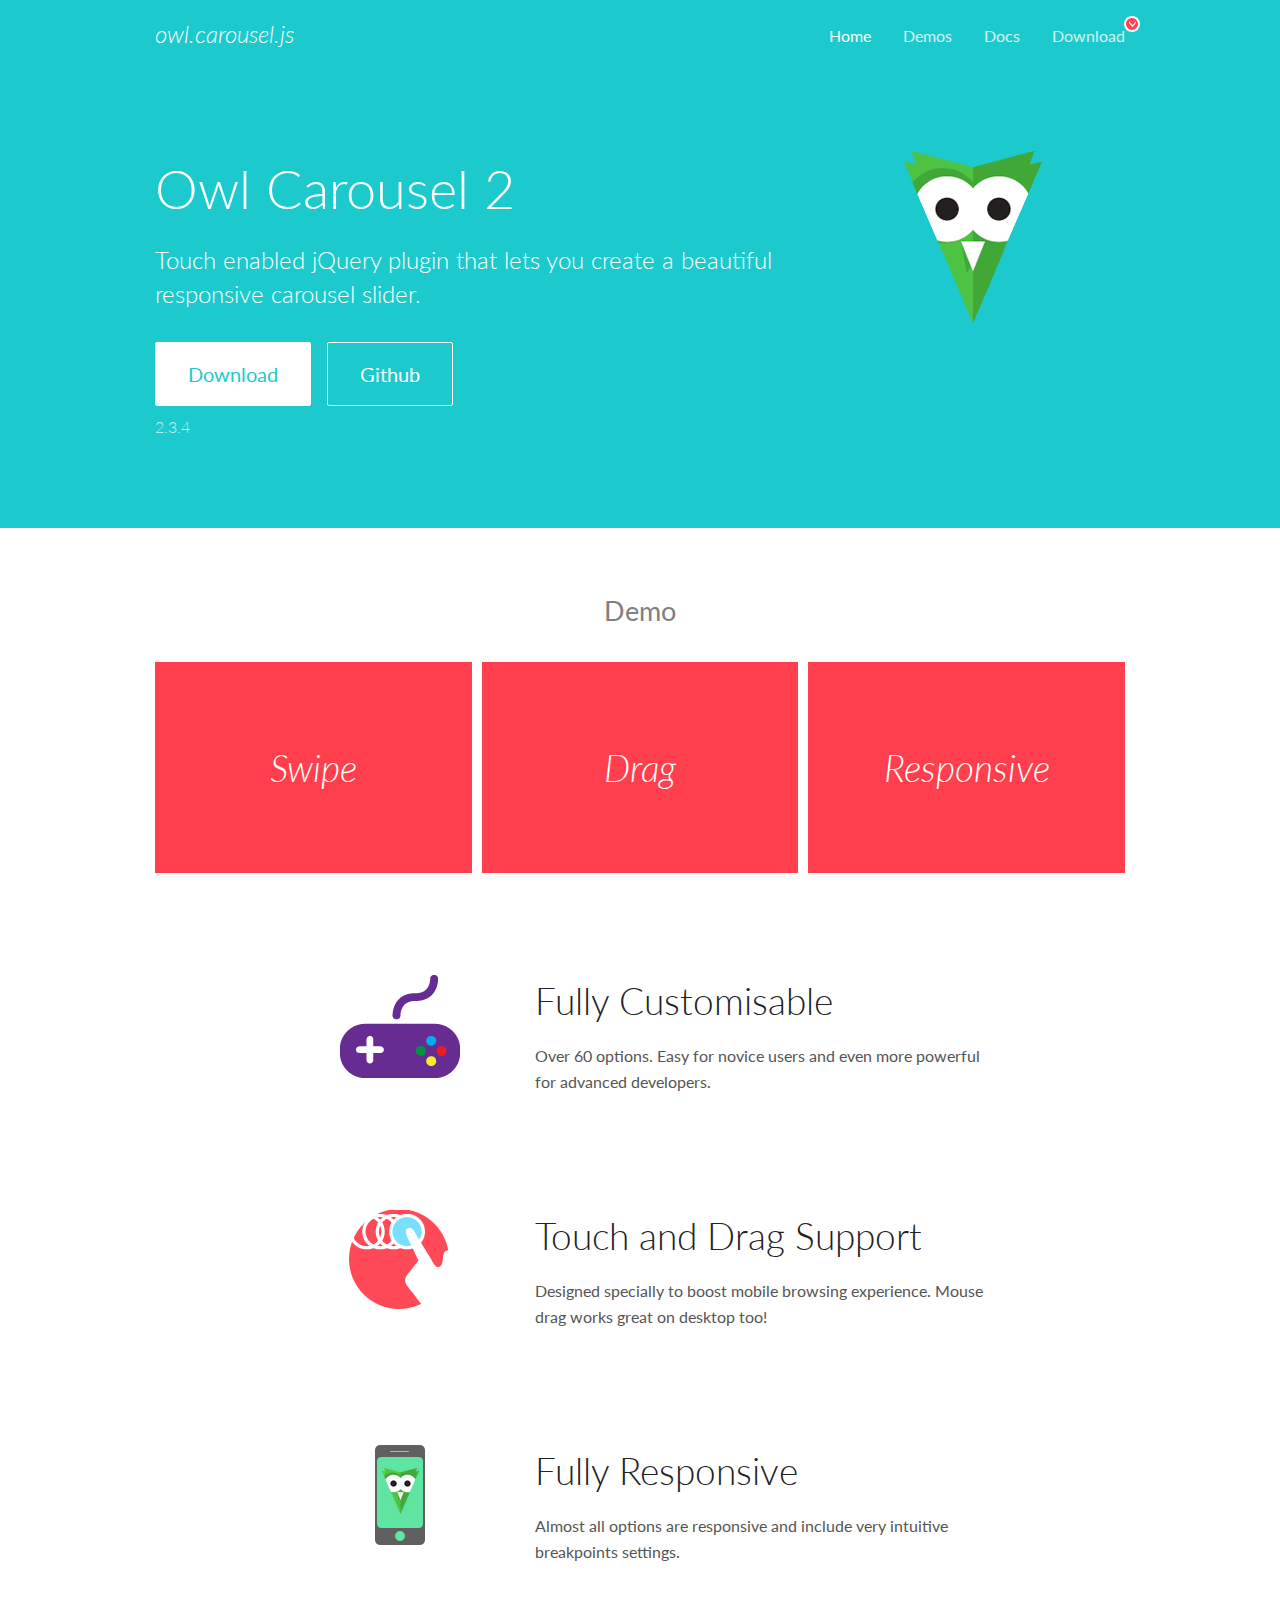
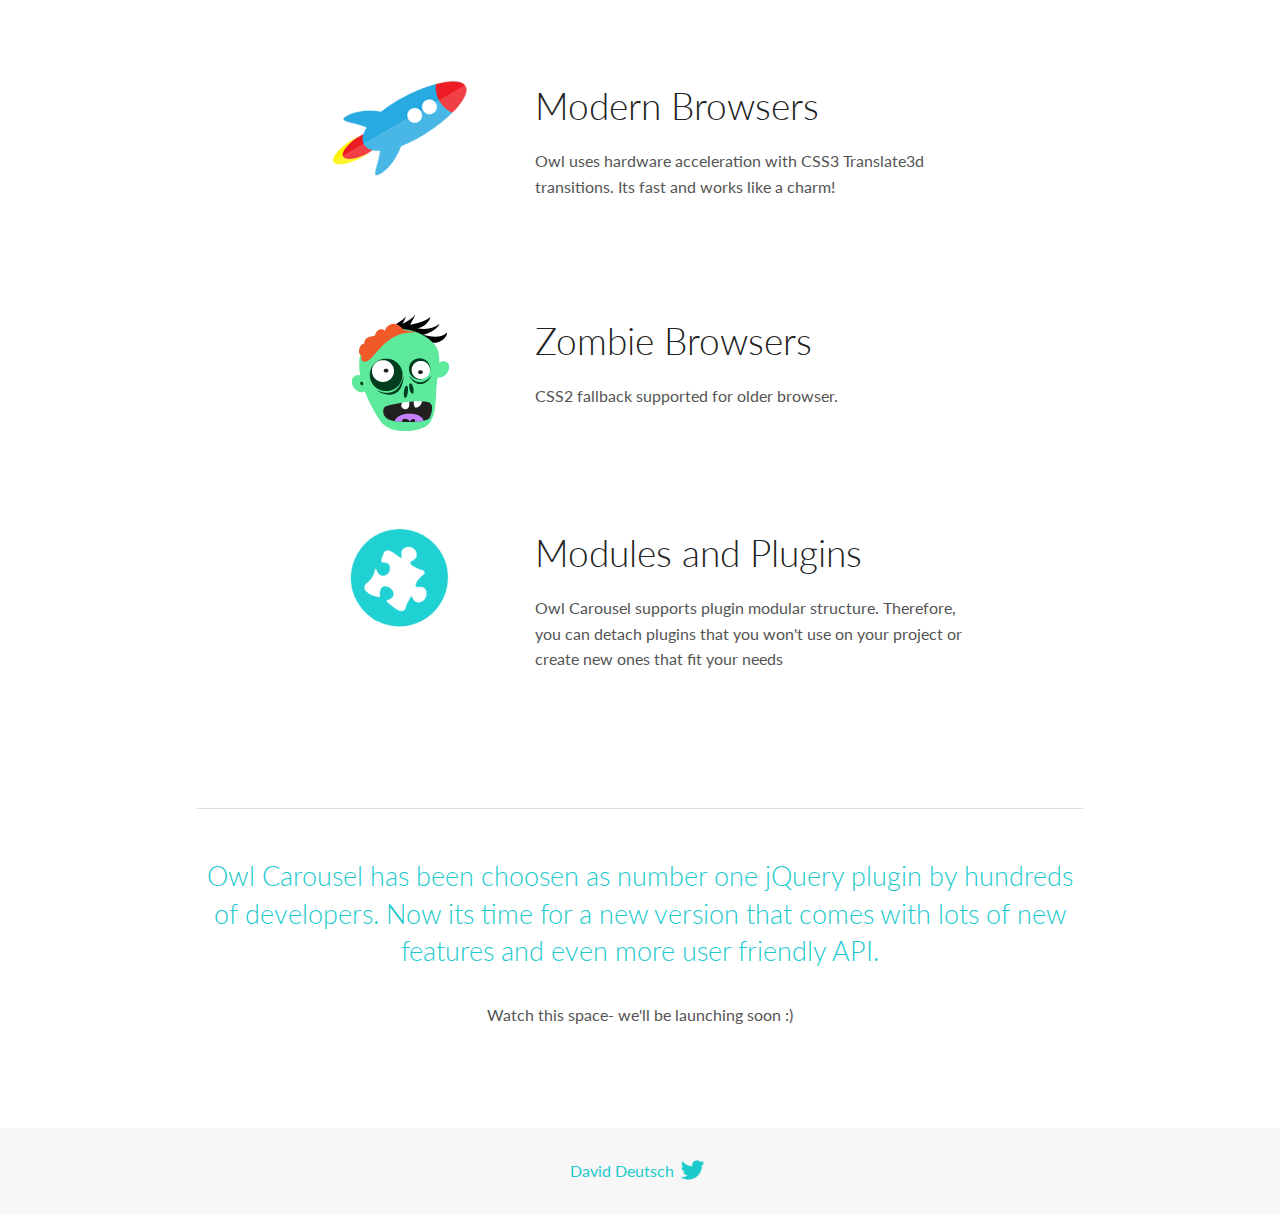
<file: src/main/resources/static/OwlCarousel2-2.3.4/docs/index.html>
<!DOCTYPE html>
<html lang="en">
  <head>

    <!-- head -->
    <meta charset="utf-8">
    <meta name="msapplication-tap-highlight" content="no" />
    <meta name="viewport" content="width=device-width, initial-scale=1.0" />
    <meta name="description" content="Touch enabled jQuery plugin that lets you create beautiful responsive carousel slider.">
    <meta name="author" content="David Deutsch">
    <title>
      Home | Owl Carousel | 2.3.4
    </title>

    <!-- Stylesheets -->
    <link href='https://fonts.googleapis.com/css?family=Lato:300,400,700,400italic,300italic' rel='stylesheet' type='text/css'>
    <link rel="stylesheet" href="assets/css/docs.theme.min.css">

    <!-- Owl Stylesheets -->
    <link rel="stylesheet" href="assets/owlcarousel/assets/owl.carousel.min.css">
    <link rel="stylesheet" href="assets/owlcarousel/assets/owl.theme.default.min.css">

    <!-- HTML5 shim and Respond.js IE8 support of HTML5 elements and media queries -->

    <!--[if lt IE 9]>
      <script src="https://oss.maxcdn.com/libs/html5shiv/3.7.0/html5shiv.js"></script>
      <script src="https://oss.maxcdn.com/libs/respond.js/1.3.0/respond.min.js"></script>
    <![endif]-->

    <!-- Favicons -->
    <link rel="apple-touch-icon-precomposed" sizes="144x144" href="assets/ico/apple-touch-icon-144-precomposed.png">
    <link rel="shortcut icon" href="assets/ico/favicon.png">
    <link rel="shortcut icon" href="favicon.ico">

    <!-- Yeah i know js should not be in header. Its required for demos.-->

    <!-- javascript -->
    <script src="assets/vendors/jquery.min.js"></script>
    <script src="assets/owlcarousel/owl.carousel.js"></script>
  </head>
  <body>

    <!-- header -->
    <header class="header">
      <div class="row">
        <div class="large-12 columns">
          <div class="brand left">
            <h3>
              <a href="/OwlCarousel2/">owl.carousel.js</a> 
            </h3>
          </div>
          <a id="toggle-nav" class="right">
            <span></span> <span></span> <span></span> 
          </a> 
          <div class="nav-bar">
            <ul class="clearfix">
              <li class="active">
                <a href="/OwlCarousel2/index.html">Home</a> 
              </li>
              <li> <a href="/OwlCarousel2/demos/demos.html">Demos</a>  </li>
              <li> <a href="/OwlCarousel2/docs/started-welcome.html">Docs</a>  </li>
              <li>
                <a href="https://github.com/OwlCarousel2/OwlCarousel2/archive/2.3.4.zip">Download</a> 
                <span class="download"></span> 
              </li>
            </ul>
          </div>
        </div>
      </div>
    </header>

    <!-- home panel -->
    <section id="hero">
      <div class="row">
        <div class="large-8 medium-8 columns">
          <h1>Owl Carousel 2</h1>
          <h4>Touch enabled jQuery plugin that lets you create a beautiful responsive carousel slider.</h4>
          <a href="https://github.com/OwlCarousel2/OwlCarousel2/archive/2.3.4.zip" class="hero-button">Download</a> 
          <a href="https://github.com/OwlCarousel2/OwlCarousel2" class="hero-button outline">Github</a> 
          <p>2.3.4</p>
        </div>
        <div class="large-4 medium-4 columns">
          <img class="owl-logo" src="assets/img/owl-logo.png" alt="mr. Owl">
        </div>
      </div>
    </section>

    <!-- body -->
    <div class="home-demo">
      <div class="row">
        <div class="large-12 columns">
          <h3>Demo</h3>
          <div class="owl-carousel">
            <div class="item">
              <h2>Swipe</h2>
            </div>
            <div class="item">
              <h2>Drag</h2>
            </div>
            <div class="item">
              <h2>Responsive</h2>
            </div>
            <div class="item">
              <h2>CSS3</h2>
            </div>
            <div class="item">
              <h2>Fast</h2>
            </div>
            <div class="item">
              <h2>Easy</h2>
            </div>
            <div class="item">
              <h2>Free</h2>
            </div>
            <div class="item">
              <h2>Upgradable</h2>
            </div>
            <div class="item">
              <h2>Tons of options</h2>
            </div>
            <div class="item">
              <h2>Infinity</h2>
            </div>
            <div class="item">
              <h2>Auto Width</h2>
            </div>
          </div>
        </div>
      </div>
    </div>
    <script>
      var owl = $('.owl-carousel');
      owl.owlCarousel({
        margin: 10,
        loop: true,
        responsive: {
          0: {
            items: 1
          },
          600: {
            items: 2
          },
          1000: {
            items: 3
          }
        }
      })
    </script>

    <!-- features -->
    <div id="features">
      <div class="row">
        <div class="small-12 medium-9 small-centered columns">
          <section class="row feature">
            <div class="medium-4 small-12 columns">
              <img src="assets/img/feature-options.png" alt="">
            </div>
            <div class="medium-8 small-12 columns">
              <h2>Fully Customisable</h2>
              <p>Over 60 options. Easy for novice users and even more powerful for advanced developers.</p>
            </div>
          </section>
          <section class="row feature">
            <div class="medium-4 small-12 columns">
              <img src="assets/img/feature-drag.png" alt="">
            </div>
            <div class="medium-8 small-12 columns">
              <h2>Touch and Drag Support</h2>
              <p>Designed specially to boost mobile browsing experience. Mouse drag works great on desktop too!</p>
            </div>
          </section>
          <section class="row feature">
            <div class="medium-4 small-12 columns">
              <img src="assets/img/feature-responsive.png" alt="">
            </div>
            <div class="medium-8 small-12 columns">
              <h2>Fully Responsive</h2>
              <p>Almost all options are responsive and include very intuitive breakpoints settings.</p>
            </div>
          </section>
          <section class="row feature">
            <div class="medium-4 small-12 columns">
              <img src="assets/img/feature-modern.png" alt="">
            </div>
            <div class="medium-8 small-12 columns">
              <h2>Modern Browsers</h2>
              <p>Owl uses hardware acceleration with CSS3 Translate3d transitions. Its fast and works like a charm! </p>
            </div>
          </section>
          <section class="row feature">
            <div class="medium-4 small-12 columns">
              <img src="assets/img/feature-zombie.png" alt="">
            </div>
            <div class="medium-8 small-12 columns">
              <h2>Zombie Browsers</h2>
              <p>CSS2 fallback supported for older browser.</p>
            </div>
          </section>
          <section class="row feature">
            <div class="medium-4 small-12 columns">
              <img src="assets/img/feature-module.png" alt="">
            </div>
            <div class="medium-8 small-12 columns">
              <h2>Modules and Plugins</h2>
              <p>Owl Carousel supports plugin modular structure. Therefore, you can detach plugins that you won&#x27;t use on your project or create new ones that fit your needs</p>
            </div>
          </section>
        </div>
      </div>
    </div>

    <!-- footer -->
    <section id="teaser-text">
      <div class="row">
        <div class="small-12 medium-11 small-centered columns">
          <hr>
          <h3 id="owl-carousel-has-been-choosen-as-number-one-jquery-plugin-by-hundreds-of-developers-now-its-time-for-a-new-version-that-comes-with-lots-of-new-features-and-even-more-user-friendly-api-">Owl Carousel has been choosen as number one jQuery plugin by hundreds of developers. Now its time for a new version that comes with lots of new features and even more user friendly API.</h3>
          <p>Watch this space- we&#39;ll be launching soon :)</p>
        </div>
      </div>
    </section>

    <!-- footer -->
    <footer class="footer">
      <div class="row">
        <div class="large-12 columns">
          <h5>
            <a href="/OwlCarousel2/docs/support-contact.html">David Deutsch</a> 
            <a id="custom-tweet-button" href="https://twitter.com/share?url=https://github.com/OwlCarousel2/OwlCarousel2&text=Owl Carousel - This is so awesome! " target="_blank"></a> 
          </h5>
        </div>
      </div>
    </footer>

    <!-- vendors -->
    <script src="assets/vendors/highlight.js"></script>
    <script src="assets/js/app.js"></script>
  </body>
</html>
</file>
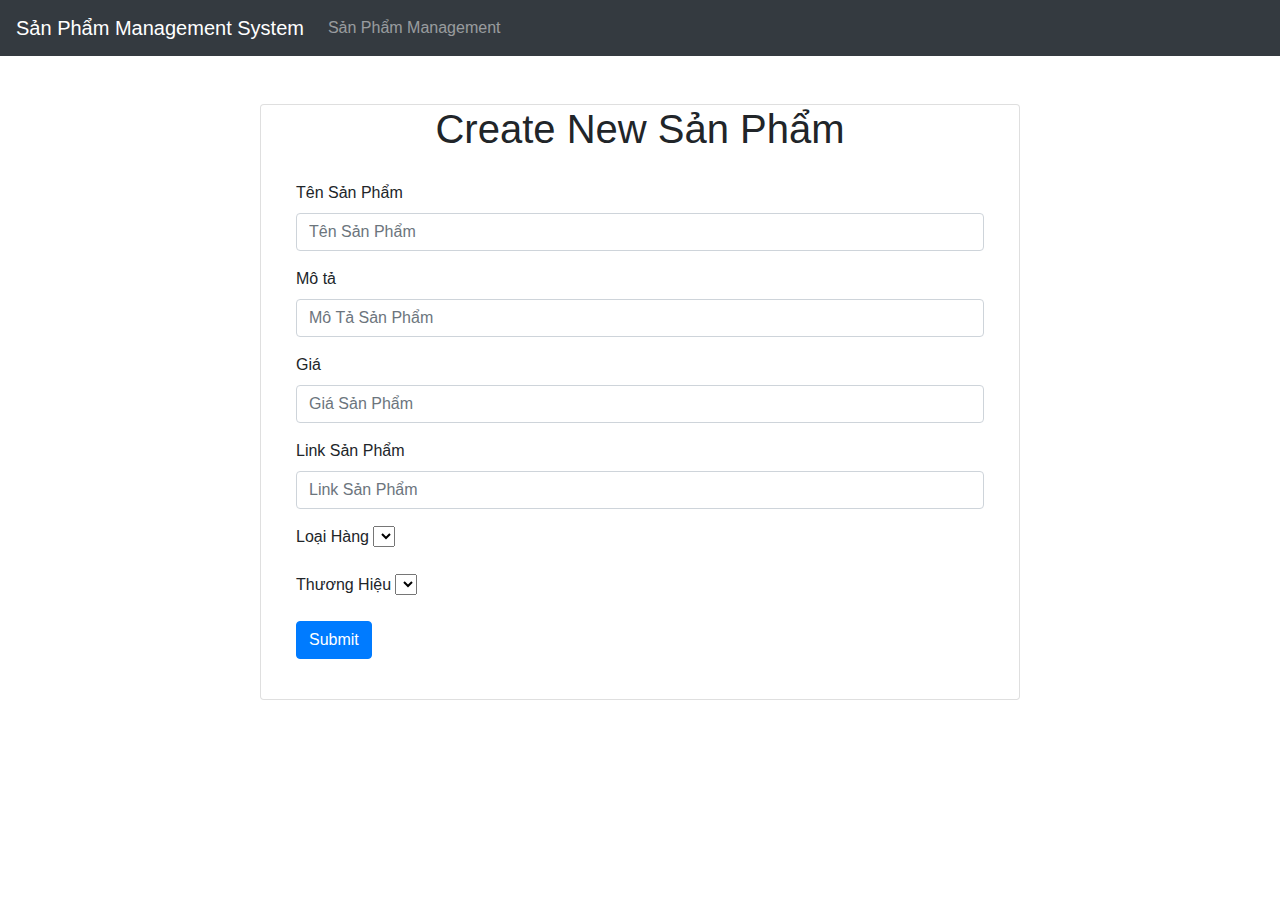
<file: src/main/resources/templates/create_sanpham.html>
<!DOCTYPE html>
<html xmlns:th="http://www.thymeleaf.org">
<head>
<meta charset="UTF-8">
<title>Insert title here</title>
<link rel="stylesheet"
	href="https://maxcdn.bootstrapcdn.com/bootstrap/4.0.0/css/bootstrap.min.css"
	integrity="sha384-Gn5384xqQ1aoWXA+058RXPxPg6fy4IWvTNh0E263XmFcJlSAwiGgFAW/dAiS6JXm"
	crossorigin="anonymous">
</head>
<body>
	<style>
		.btn-primary{
			margin-bottom: 20px;
		}
	</style>
	<nav class="navbar navbar-expand-md bg-dark navbar-dark">
	  <!-- Brand -->
	  <a class="navbar-brand" href="#">Sản Phẩm Management System</a>
	
	  <!-- Toggler/collapsibe Button -->
	  <button class="navbar-toggler" type="button" data-toggle="collapse" data-target="#collapsibleNavbar">
	    <span class="navbar-toggler-icon"></span>
	  </button>
	
	  <!-- Navbar links -->
	  <div class="collapse navbar-collapse" id="collapsibleNavbar">
	    <ul class="navbar-nav">
	      <li class="nav-item">
	        <a class="nav-link" th:href="@{/sanphams}">Sản Phẩm Management</a>
	      </li>
	    </ul>
	  </div>
	</nav>
	<br>
	<br>
		<div class = "container">
			<div class = "row">
				<div class ="col-lg-8 col-md-8 col-sm-8 container justify-content-center card">
					<h1 class = "text-center"> Create New Sản Phẩm </h1>
					<div class = "card-body">
						<form th:action="@{/sanphams}" th:object = "${sanpham}" method="POST">
							<div class ="form-group">
								<label> Tên Sản Phẩm </label>
								<input
								type = "text"
								name = "tenSP"
								th:field = "*{tenSP}"
								class = "form-control"
								placeholder="Tên Sản Phẩm" 
								/>
							</div>
							
							<div class ="form-group">
								<label> Mô tả </label>
								<input
								type = "text"
								name = "motaSP"
								th:field = "*{motaSP}"
								class = "form-control"
								placeholder="Mô Tả Sản Phẩm" 
								/>
							</div>
							
							<div class ="form-group">
								<label> Giá </label>
								<input
								type = "text"
								name = "giaSP"
								th:field = "*{giaSP}"
								class = "form-control"
								placeholder="Giá Sản Phẩm" 
								/>
							</div>
							
							<div class ="form-group">
								<label> Link Sản Phẩm </label>
								<input
								type = "text"
								name = "imgSP"
								th:field = "*{imgSP}"
								class = "form-control"
								placeholder="Link Sản Phẩm" 
								/>
							</div>
							
							<div class ="form-group">
								<label for="loaihang">Loại Hàng</label>
								  <select name="loaihang" id="loaihang"  th:field="*{loaihang}"> 
								    <option th:each = "lh: ${loaihangs}" th:value="${lh.idLH}" th:text = "${lh.tenLH}"></option>
								  </select>
							</div>
							<div class ="form-group">
								<label for="thuonghieu">Thương Hiệu</label>
								  <select name="thuonghieu" id="thuonghieu"  th:field="*{thuonghieu}"> 
								    <option  th:each = "th: ${thuonghieus}" th:value="${th.idTH}" th:text = "${th.tenTH}"></option>
								  </select>
							</div>
							<div class = "box-footer">
								<button type="submit" class = "btn btn-primary">
									Submit
								</button>
							</div>
						</form>
					
					</div>
				</div>
			</div>
		</div>
</body>
</html>
</file>
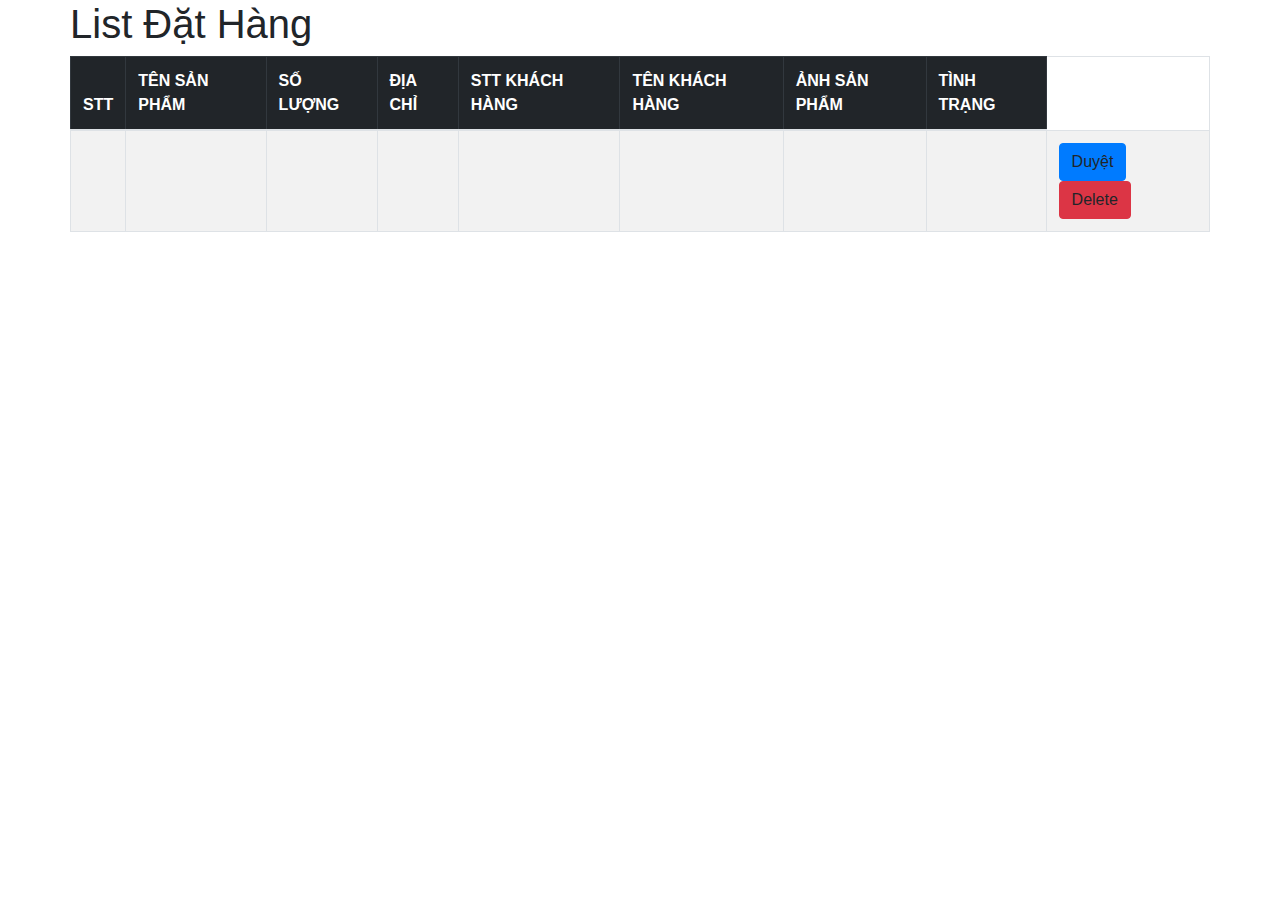
<file: src/main/resources/templates/dathang.html>
<!DOCTYPE html>
<html xmlns:th="http://www.thymeleaf.org">
<head>
<meta charset="UTF-8">
<title>Insert title here</title>
<link rel="stylesheet"
	href="https://maxcdn.bootstrapcdn.com/bootstrap/4.0.0/css/bootstrap.min.css"
	integrity="sha384-Gn5384xqQ1aoWXA+058RXPxPg6fy4IWvTNh0E263XmFcJlSAwiGgFAW/dAiS6JXm"
	crossorigin="anonymous">
</head>
<body>
	<style>
		img{
			width: 37%;
		}
	</style>

	<div class ="container">
		<div class = "row">
			<h1> List Đặt Hàng </h1>
		</div>
		
		<div class = "row">
			<table class = "table table-striped table-bordered">
				<thead class = "table-dark">
					<tr>
						<th> STT </th>
						<th> TÊN SẢN PHẨM </th>
						<th> SỐ LƯỢNG </th>
						<th> ĐỊA CHỈ </th>
						<th> STT KHÁCH HÀNG </th>
						<th> TÊN KHÁCH HÀNG </th>
						<th> ẢNH SẢN PHẨM </th>
						<th> TÌNH TRẠNG </th>
					</tr>
				</thead>
				
				<tbody>
					<tr th:each = "sanpham: ${dathangs}">
						<td th:text = "${sanpham.idDH}"></td>
						<td th:text = "${sanpham.sanphams.tenSP}"></td>
						<td th:text = "${sanpham.SoLuong}"></td>
						<td th:text = "${sanpham.diaChi}"></td>
						<td th:text = "${sanpham.users.idUser}"></td>
						<td th:text = "${sanpham.users.tenUser}"></td>
						<td ><img th:src="${sanpham.sanphams.imgSP}"></td>
						<td th:text = "${sanpham.tinhtrangs.loaiTT}"></td>
						<td>
						
							<a th:href = "@{/dathangs/accept/{id}(id=${sanpham.idDH})}"
							 class = "btn btn-primary">Duyệt</a>
						
							
							<a th:href = "@{/dathangs/{id}(id=${sanpham.idDH})}"
							 class = "btn btn-danger">Delete</a>
							 
						</td>
					</tr>
				</tbody>
			
			</table>

	</div>
	</div>
	
</body>
</html>
</file>
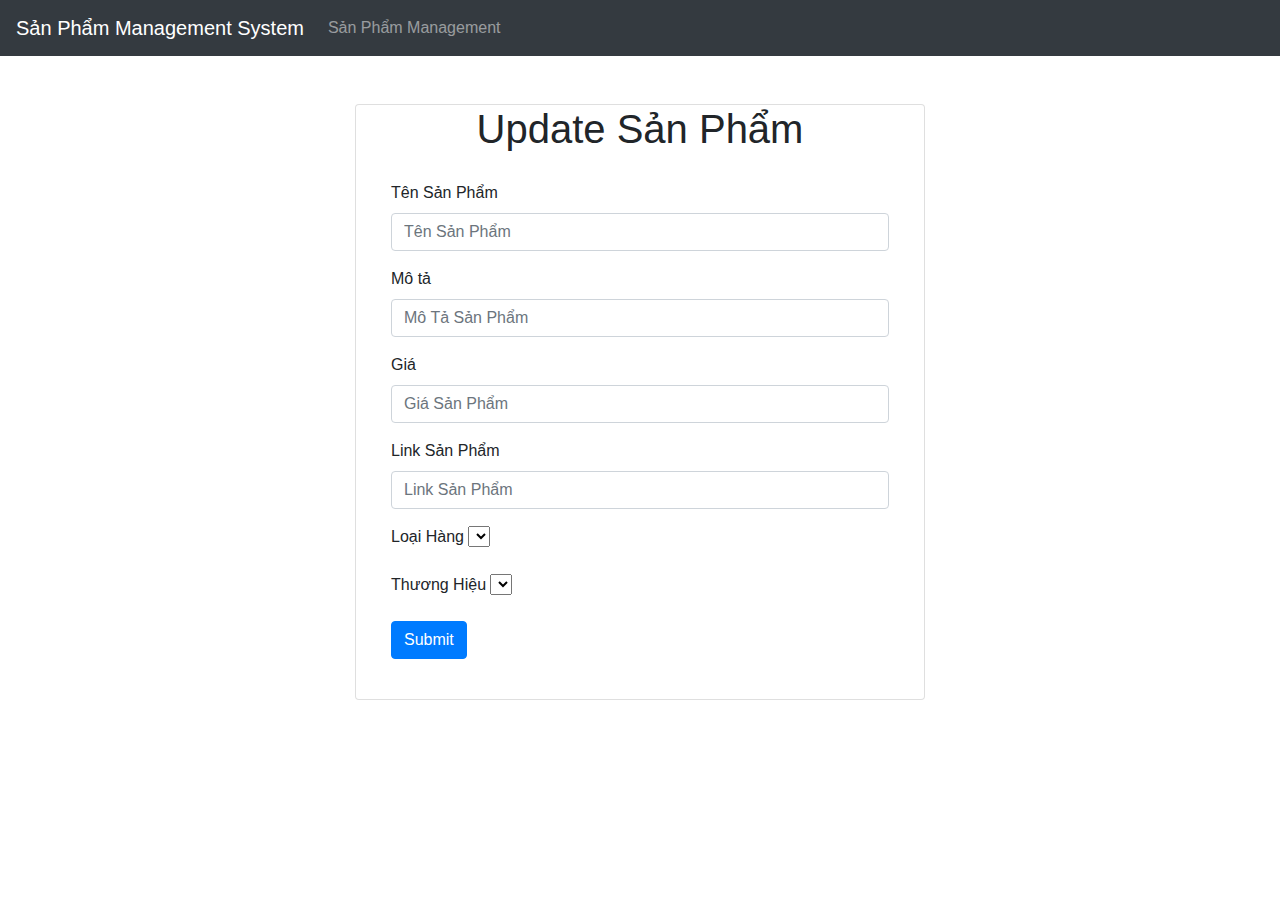
<file: src/main/resources/templates/edit_sanpham.html>
<!DOCTYPE html>
<html xmlns:th="http://www.thymeleaf.org">
<head>
<meta charset="UTF-8">
<title>Insert title here</title>
<link rel="stylesheet"
	href="https://maxcdn.bootstrapcdn.com/bootstrap/4.0.0/css/bootstrap.min.css"
	integrity="sha384-Gn5384xqQ1aoWXA+058RXPxPg6fy4IWvTNh0E263XmFcJlSAwiGgFAW/dAiS6JXm"
	crossorigin="anonymous">
</head>
<body>
	<style>
		.btn-primary{
			margin-bottom: 20px;
		}
	</style>
	<nav class="navbar navbar-expand-md bg-dark navbar-dark">
	  <!-- Brand -->
	  <a class="navbar-brand" href="#">Sản Phẩm Management System</a>
	
	  <!-- Toggler/collapsibe Button -->
	  <button class="navbar-toggler" type="button" data-toggle="collapse" data-target="#collapsibleNavbar">
	    <span class="navbar-toggler-icon"></span>
	  </button>
	
	  <!-- Navbar links -->
	  <div class="collapse navbar-collapse" id="collapsibleNavbar">
	    <ul class="navbar-nav">
	      <li class="nav-item">
	        <a class="nav-link" th:href="@{/sanphams}">Sản Phẩm Management</a>
	      </li>
	    </ul>
	  </div>
	</nav>
	<br>
	<br>
		<div class = "container">
			<div class = "row">
				<div class ="col-lg-6 col-md-6 col-sm-6 container justify-content-center card">
					<h1 class = "text-center"> Update Sản Phẩm </h1>
					<div class = "card-body">
						<form th:action="@{/sanphams/{id}(id=${sanpham.idSP})} " th:object = "${sanpham}" method="POST">
							<div class ="form-group">
								<label> Tên Sản Phẩm </label>
								<input
								type = "text"
								name = "tenSP"
								th:field = "*{tenSP}"
								class = "form-control"
								placeholder="Tên Sản Phẩm" 
								/>
							</div>
							
							<div class ="form-group">
								<label> Mô tả </label>
								<input
								type = "text"
								name = "motaSP"
								th:field = "*{motaSP}"
								class = "form-control"
								placeholder="Mô Tả Sản Phẩm" 
								/>
							</div>
							
							<div class ="form-group">
								<label> Giá </label>
								<input
								type = "text"
								name = "giaSP"
								th:field = "*{giaSP}"
								class = "form-control"
								placeholder="Giá Sản Phẩm" 
								/>
							</div>
							
							<div class ="form-group">
								<label> Link Sản Phẩm </label>
								<input
								type = "text"
								name = "imgSP"
								th:field = "*{imgSP}"
								class = "form-control"
								placeholder="Link Sản Phẩm" 
								/>
							</div>
							
							<div class ="form-group">
								<label for="loaihang">Loại Hàng</label>
								  <select name="loaihang" id="loaihang"  th:field="*{loaihang}"> 
								    <option th:each = "lh: ${loaihangs}" th:value="${lh.idLH}" th:text = "${lh.tenLH}"></option>
								  </select>
							</div>
							<div class ="form-group">
								<label for="thuonghieu">Thương Hiệu</label>
								  <select name="thuonghieu" id="thuonghieu"  th:field="*{thuonghieu}"> 
								    <option  th:each = "th: ${thuonghieus}" th:value="${th.idTH}" th:text = "${th.tenTH}"></option>
								  </select>
							</div>
							<div class = "box-footer">
								<button type="submit" class = "btn btn-primary">
									Submit
								</button>
							</div>
						</form>
					
					</div>
				</div>
			</div>
		</div>
</body>
</html>
</file>
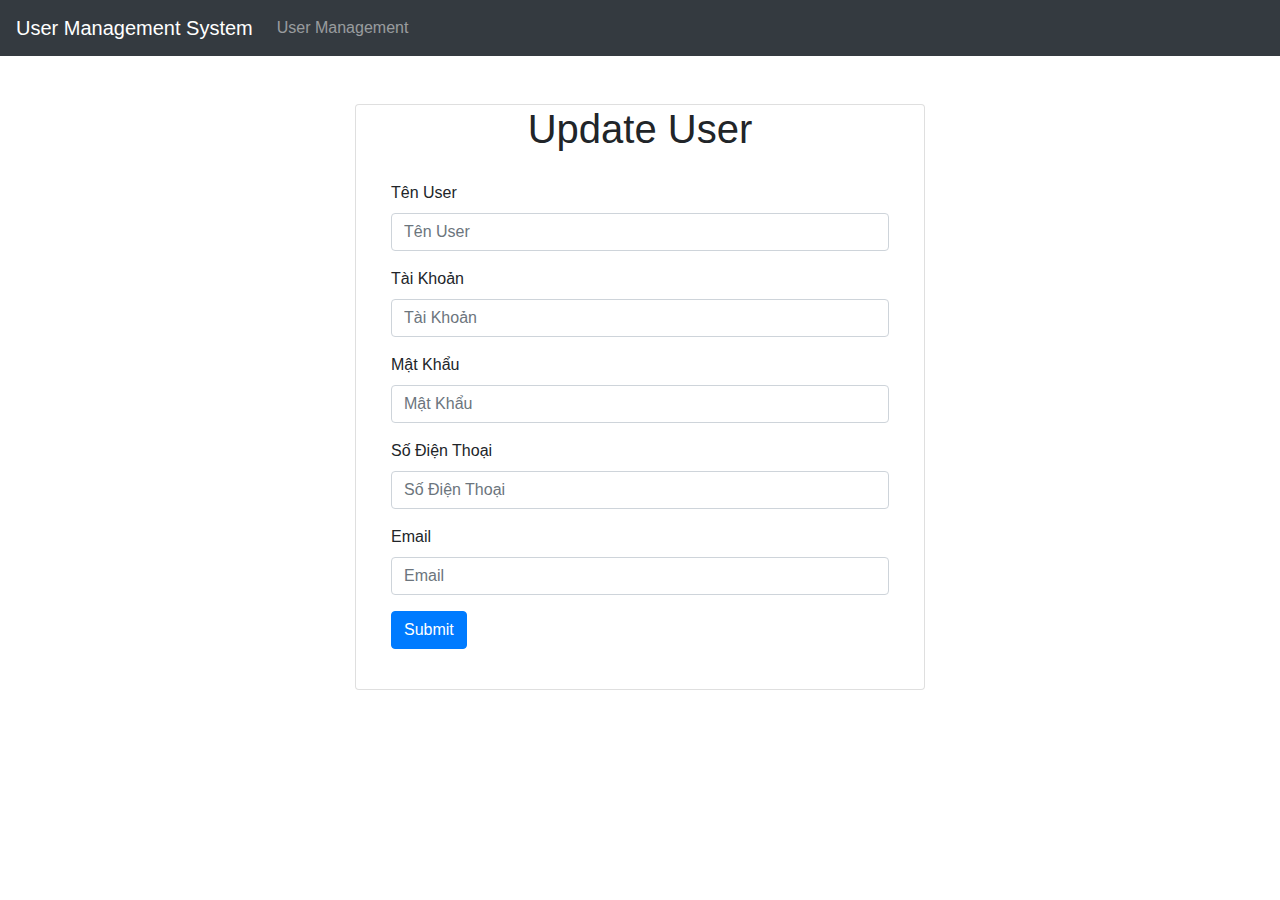
<file: src/main/resources/templates/edit_user.html>
<!DOCTYPE html>
<html xmlns:th="http://www.thymeleaf.org">
<head>
<meta charset="UTF-8">
<title>Insert title here</title>
<link rel="stylesheet"
	href="https://maxcdn.bootstrapcdn.com/bootstrap/4.0.0/css/bootstrap.min.css"
	integrity="sha384-Gn5384xqQ1aoWXA+058RXPxPg6fy4IWvTNh0E263XmFcJlSAwiGgFAW/dAiS6JXm"
	crossorigin="anonymous">
</head>
<body>
	<style>
		.btn-primary{
			margin-bottom: 20px;
		}
	</style>
	<nav class="navbar navbar-expand-md bg-dark navbar-dark">
	  <!-- Brand -->
	  <a class="navbar-brand" href="#">User Management System</a>
	
	  <!-- Toggler/collapsibe Button -->
	  <button class="navbar-toggler" type="button" data-toggle="collapse" data-target="#collapsibleNavbar">
	    <span class="navbar-toggler-icon"></span>
	  </button>
	
	  <!-- Navbar links -->
	  <div class="collapse navbar-collapse" id="collapsibleNavbar">
	    <ul class="navbar-nav">
	      <li class="nav-item">
	        <a class="nav-link" th:href="@{/users}">User Management</a>
	      </li>
	    </ul>
	  </div>
	</nav>
	<br>
	<br>
		<div class = "container">
			<div class = "row">
				<div class ="col-lg-6 col-md-6 col-sm-6 container justify-content-center card">
					<h1 class = "text-center"> Update User </h1>
					<div class = "card-body">
						<form th:action="@{/users/{id}(id=${user.idUser})} " th:object = "${user}" method="POST">
							<div class ="form-group">
								<label> Tên User </label>
								<input
								type = "text"
								name = "tenUser"
								th:field = "*{tenUser}"
								class = "form-control"
								placeholder="Tên User" 
								/>
							</div>
							
							<div class ="form-group">
								<label> Tài Khoản </label>
								<input
								type = "text"
								name = "taikhoan"
								th:field = "*{taikhoan}"
								class = "form-control"
								placeholder="Tài Khoản" 
								/>
							</div>
							
							<div class ="form-group">
								<label> Mật Khẩu </label>
								<input
								type = "text"
								name = "matkhau"
								th:field = "*{matkhau}"
								class = "form-control"
								placeholder="Mật Khẩu" 
								/>
							</div>
							
							<div class ="form-group">
								<label> Số Điện Thoại </label>
								<input
								type = "text"
								name = "sdt"
								th:field = "*{sdt}"
								class = "form-control"
								placeholder="Số Điện Thoại" 
								/>
							</div>
							<div class ="form-group">
								<label> Email </label>
								<input
								type = "text"
								name = "email"
								th:field = "*{email}"
								class = "form-control"
								placeholder="Email" 
								/>
							</div>
							
							<div class = "box-footer">
								<button type="submit" class = "btn btn-primary">
									Submit
								</button>
							</div>
						</form>
					
					</div>
				</div>
			</div>
		</div>
</body>
</html>
</file>
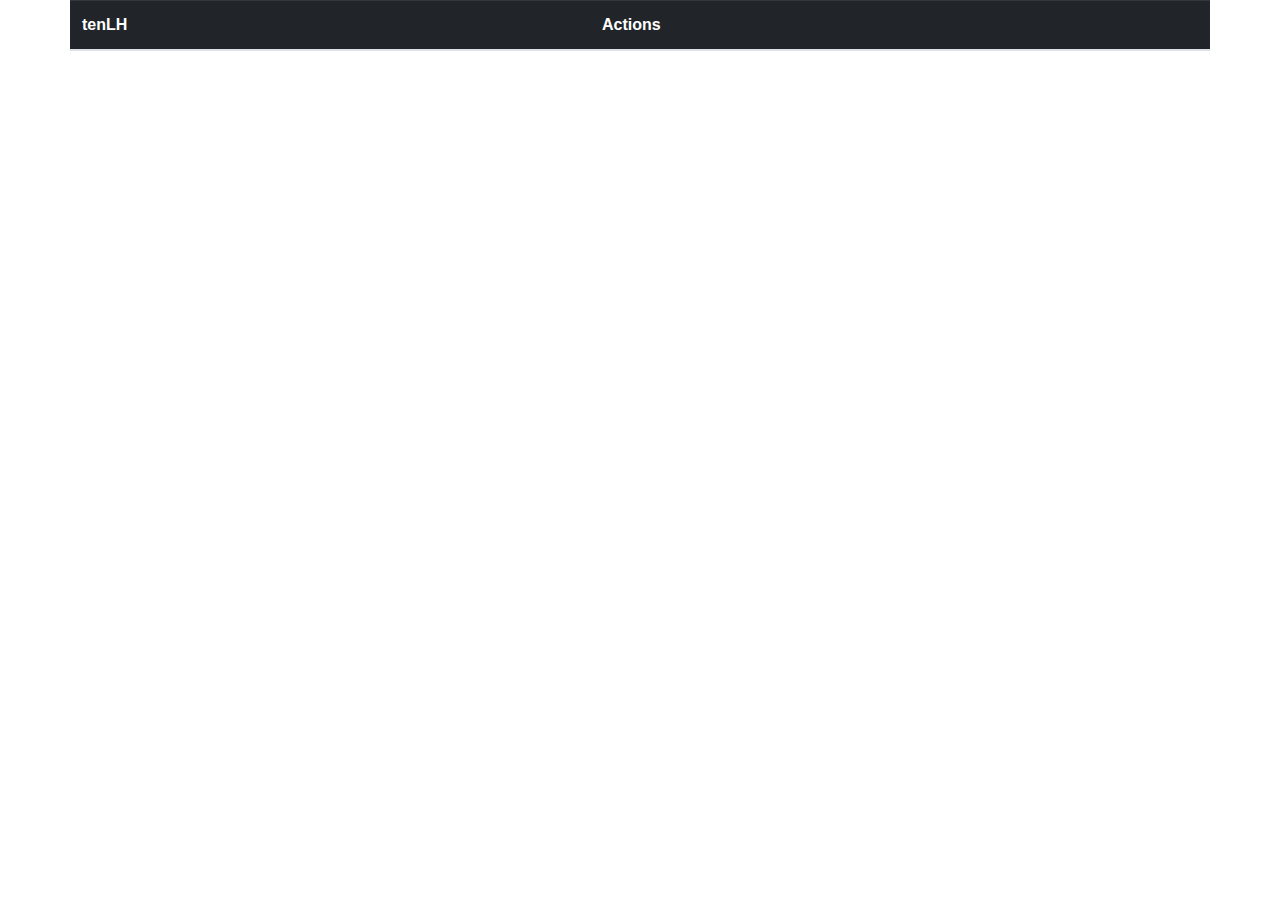
<file: src/main/resources/templates/loaihangs.html>
<!DOCTYPE html>
<html xmlns:th="http://www.thymeleaf.org">
<head>
<meta charset="UTF-8">
<title>Insert title here</title>
<link rel="stylesheet"
	href="https://maxcdn.bootstrapcdn.com/bootstrap/4.0.0/css/bootstrap.min.css"
	integrity="sha384-Gn5384xqQ1aoWXA+058RXPxPg6fy4IWvTNh0E263XmFcJlSAwiGgFAW/dAiS6JXm"
	crossorigin="anonymous">
</head>
<body>

	<div class ="container">
		<div class="row">
			<table class = "table">
				<thead class = "table-dark">
					<tr>
						<th> tenLH</th>
						<th> Actions </th>
					</tr>
				</thead>
				
				<tbody>
					<tr th:each = "loaihang: ${loaihangs}">
						<td th:text = "${loaihang.idLH}"></td>
						<td th:text = "${loaihang.tenLH}"></td>
					</tr>
				</tbody>
			
			</table>
		</div>
	</div>
	
</body>
</html>
</file>
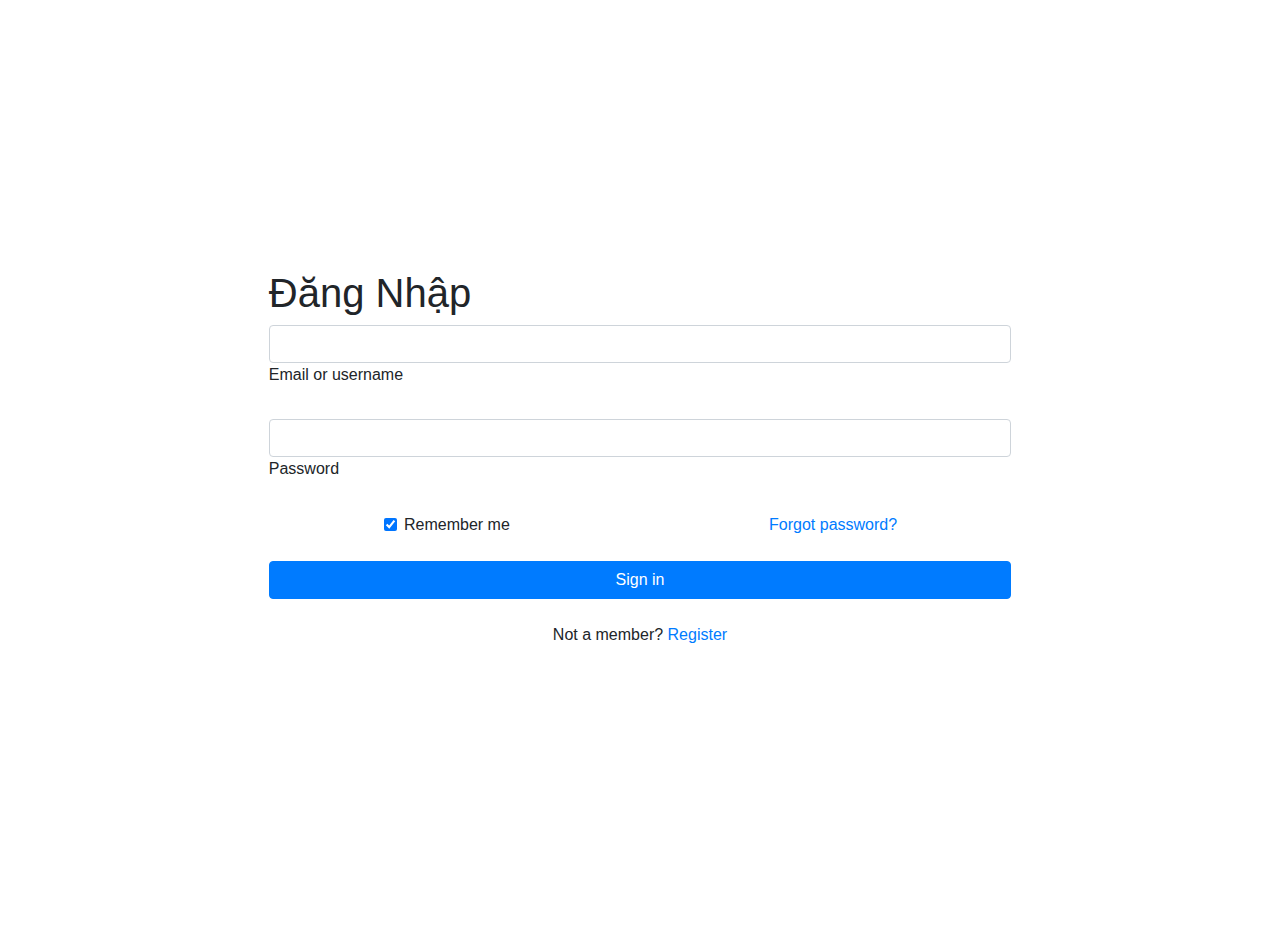
<file: src/main/resources/templates/login.html>
<!DOCTYPE html>
<html xmlns:th="http://www.thymeleaf.org">
<head>
<meta charset="UTF-8">
<title>Insert title here</title>
<link rel="stylesheet"
	href="https://maxcdn.bootstrapcdn.com/bootstrap/4.0.0/css/bootstrap.min.css"
	integrity="sha384-Gn5384xqQ1aoWXA+058RXPxPg6fy4IWvTNh0E263XmFcJlSAwiGgFAW/dAiS6JXm"
	crossorigin="anonymous">
</head>
<body style="padding: 21%;">

	<!-- Pills navs -->

<!-- Pills content -->
<div class="tab-content">
  <div class="tab-pane fade show active" id="pills-login" role="tabpanel" aria-labelledby="tab-login">
  	<h1>Đăng Nhập</h1>
    <form  th:action="@{/user/signin}" th:object = "${user}" method="POST">
      <!-- Email input -->
      <div class="form-outline mb-4">
        <input type="text" id="loginName" class="form-control" th:field = "*{taikhoan}"/>
        <label class="form-label" for="loginName">Email or username</label>
      </div>

      <!-- Password input -->
      <div class="form-outline mb-4">
        <input type="text" id="loginPassword" class="form-control" th:field = "*{matkhau}"/>
        <label class="form-label" for="loginPassword">Password</label>
      </div>

      <!-- 2 column grid layout -->
      <div class="row mb-4">
        <div class="col-md-6 d-flex justify-content-center">
          <!-- Checkbox -->
          <div class="form-check mb-3 mb-md-0">
            <input class="form-check-input" type="checkbox" value="" id="loginCheck" checked />
            <label class="form-check-label" for="loginCheck"> Remember me </label>
          </div>
        </div>

        <div class="col-md-6 d-flex justify-content-center">
          <!-- Simple link -->
          <a href="#!">Forgot password?</a>
        </div>
      </div>

      <!-- Submit button -->
      <button type="submit" class="btn btn-primary btn-block mb-4">Sign in</button>

      <!-- Register buttons -->
      <div class="text-center">
        <p>Not a member? <a href="#!">Register</a></p>
      </div>
    </form>
  </div>
</div>
</body>
<!-- Pills content -->
</html>
</file>
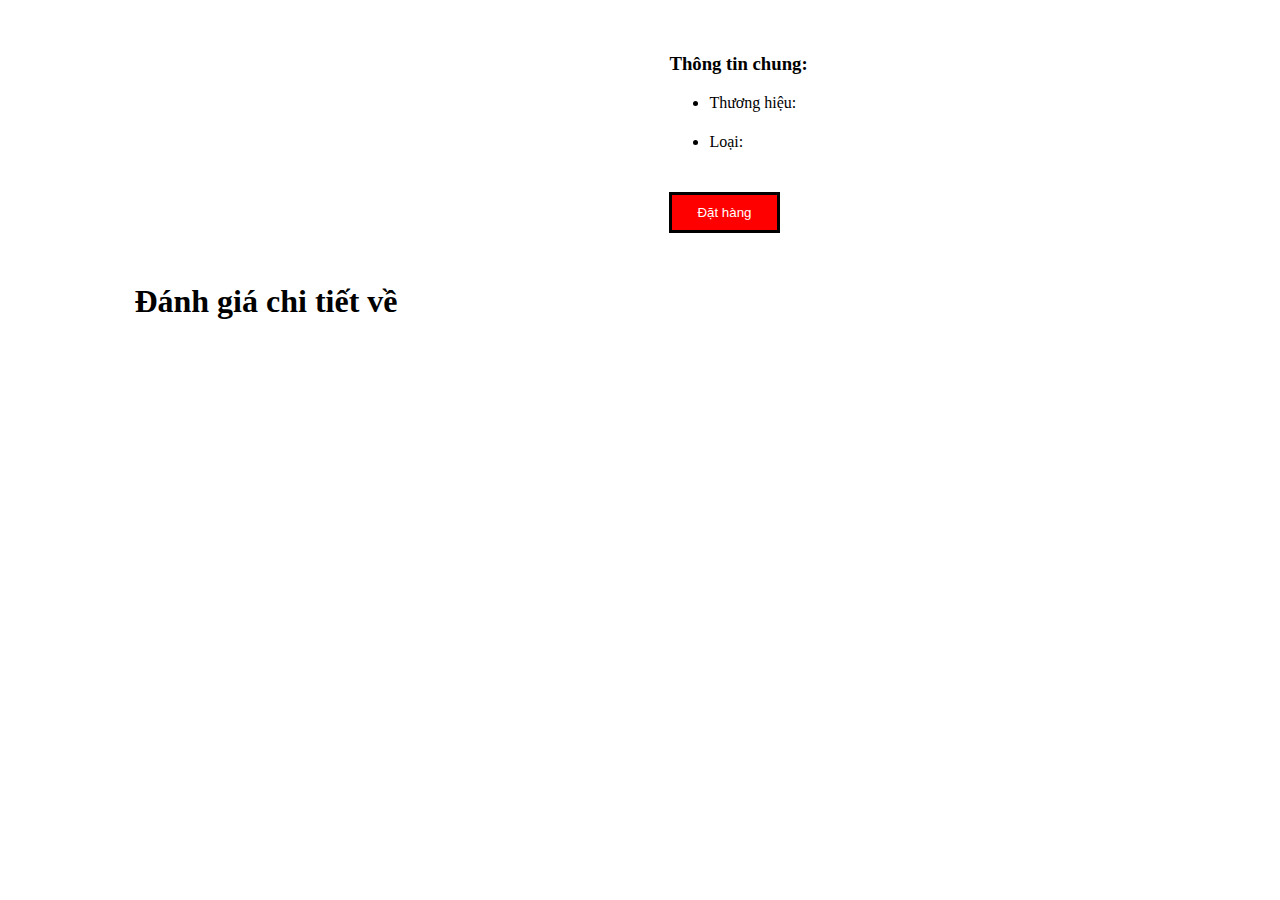
<file: src/main/resources/templates/order-delivery.html>
<!DOCTYPE html>
<html>
<head>
<meta charset="UTF-8">
<title>Insert title here</title>
</head>
<body>
	<style>
	
		.header-order {
    display: flex; }
  
  .order {
    width: 80%;
    margin: 0 auto;
    margin-top: 1%; }
  
  .h-order-title {
    margin-left: 35px; }
  
  
  .btn-order {
    border: none;
    padding: 10px 25px;
    margin-right: 35px;
    background: red;
    border: solid;
     }
     .btn-order a{
     	text-decoration: none;
    	color: white;
     }
  
  .body-order {
    margin-top: 5%; }
  

    .cart{
      background-color: white;
      padding: 15px;
      padding-top: 1px;
      border-radius: 10px;
      display: none;
      position: absolute;
      top: 37px;
      left: -391px;
      z-index: 1;
    }
    .cart h1{
      font-size: 27px;
    }
    .cart-item{
      position: relative;
    }
    .cart-item:hover .cart{
      display: block;
    }
    .cart-item::after{
      width: 110px;
    position: absolute;
    height: 33px;
    background-color: transparent;
    content: "";
    display: block;
    top: 13px;
    left: -18px;
    }
    
    .item-cart-product{ 
      display: flex;
      justify-content: space-between;
      align-items: center;
      padding-top: 7px;
    }
    .item-cart-product img{
      width: 20%;
    }
    .cart-product{
      padding: 2px;
      border-top: solid;

    }
    
    .item-cart-product + .item-cart-product{
      margin-top: 10px;
      border-top: solid;
      padding-top: 10px;
    }
    .btn-delete-cart-item{
      margin-left: 10px;
    }
    .title-cart-item h4{
      font-size: 15px;
    }
    .btn-add-cart-item{
      margin-right: -30px;
      background-color: rgba(128, 128 ,128,0.35);
      padding: 4px;
    }
    .btn-delete-cart-item{
      margin-left: -30px;
      background-color: rgba(128, 128 ,128,0.35);
      padding: 4px;
    }
    .total-cart-item{
      display: flex;
      align-items: center;
    }
    .sl-cart-item h4{
      font-size: 18px;
    }
    .total-cart-item h4{
      font-size: 100%;
    }

    .btn-cart-order{
      text-align: end;
      margin-top: 20px;
    }
    .btn-cart-order button:hover{
      background-color: black;
    }

    .btn-cart-order button{
      background: red;
      padding: 9px;
      padding-left: 20px;
      padding-right: 20px;
    }
    .btn-cart-order button a{
      color: white;
    }
    .h-order-title {
    margin-left: 35px; 
    display: flex;
    flex-direction: column;
    justify-content: space-between;
  }
  .h-order-img img{
    width: 500px;
  }
	</style>
	<div class="order">

    <div class="header-order">
            <div class="h-order-img">
                
                <img th:src="${sanpham.imgSP}" alt="">
                
            </div>
            <div class="h-order-title">
               
                <div class="order-title-name"><h1 th:text ="${sanpham.tenSP}"></h1></div>
                <div class="order-introduct">
                            <h3>Thông tin chung:</h3>
                            <ul>
                                <li>Thương hiệu: <h4 th:text="${sanpham.thuonghieu.tenTH}"></h4></li>
                                <li>Loại: <h4 th:text="${sanpham.loaihang.tenLH }"></h4></li>
                            </ul>
                </div>
                <div class="order-title-price"> <h2  th:text ="${sanpham.giaSP}"></h2></div>
                
                <button class="btn-order">
                <a th:href="@{/sanpham-detail/add/{id}(id=${sanpham.idSP})} ">Đặt hàng</a>
                	
                </button>
          
            </div>

    </div>
    <div class="body-order">
                <h1>Đánh giá chi tiết về</h1>
                <p  th:text ="${sanpham.motaSP}"></p>
    </div>
</div>
</body>
</html>
</file>
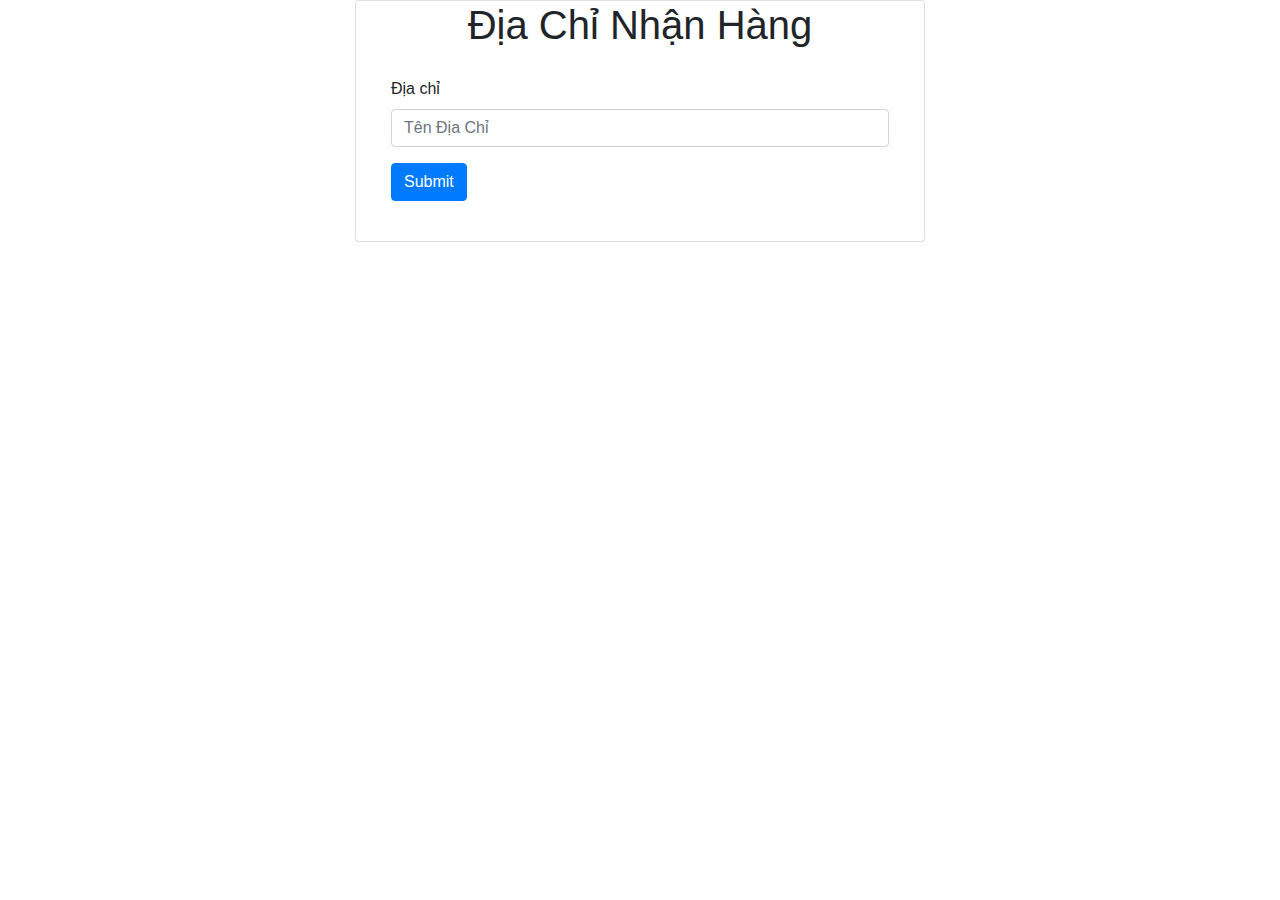
<file: src/main/resources/templates/payment.html>
<!DOCTYPE html>
<html xmlns:th="http://www.thymeleaf.org">
<head>
<meta charset="UTF-8">
<title>Insert title here</title>
<link rel="stylesheet"
	href="https://maxcdn.bootstrapcdn.com/bootstrap/4.0.0/css/bootstrap.min.css"
	integrity="sha384-Gn5384xqQ1aoWXA+058RXPxPg6fy4IWvTNh0E263XmFcJlSAwiGgFAW/dAiS6JXm"
	crossorigin="anonymous">
</head>
<body>
	<style>
		.btn-primary{
			margin-bottom: 20px;
		}
	</style>
		<div class = "container">
			<div class = "row">
				<div class ="col-lg-6 col-md-6 col-sm-6 container justify-content-center card">
					<h1 class = "text-center"> Địa Chỉ Nhận Hàng </h1>
					<div class = "card-body">
						<form th:action="@{/dathangs/delivery}" th:object = "${dathang}" method="POST">
							<div class ="form-group">
								<label> Địa chỉ </label>
								<input
								type = "text"
								name = "diachi"
								th:field = "*{diaChi}"
								class = "form-control"
								placeholder="Tên Địa Chỉ" 
								/>
							</div>
							<div class = "box-footer">
								<button type="submit" class = "btn btn-primary">
									Submit
								</button>
							</div>
							
						</form>
					
					</div>
				</div>
			</div>
		</div>
</body>
</html>
</file>
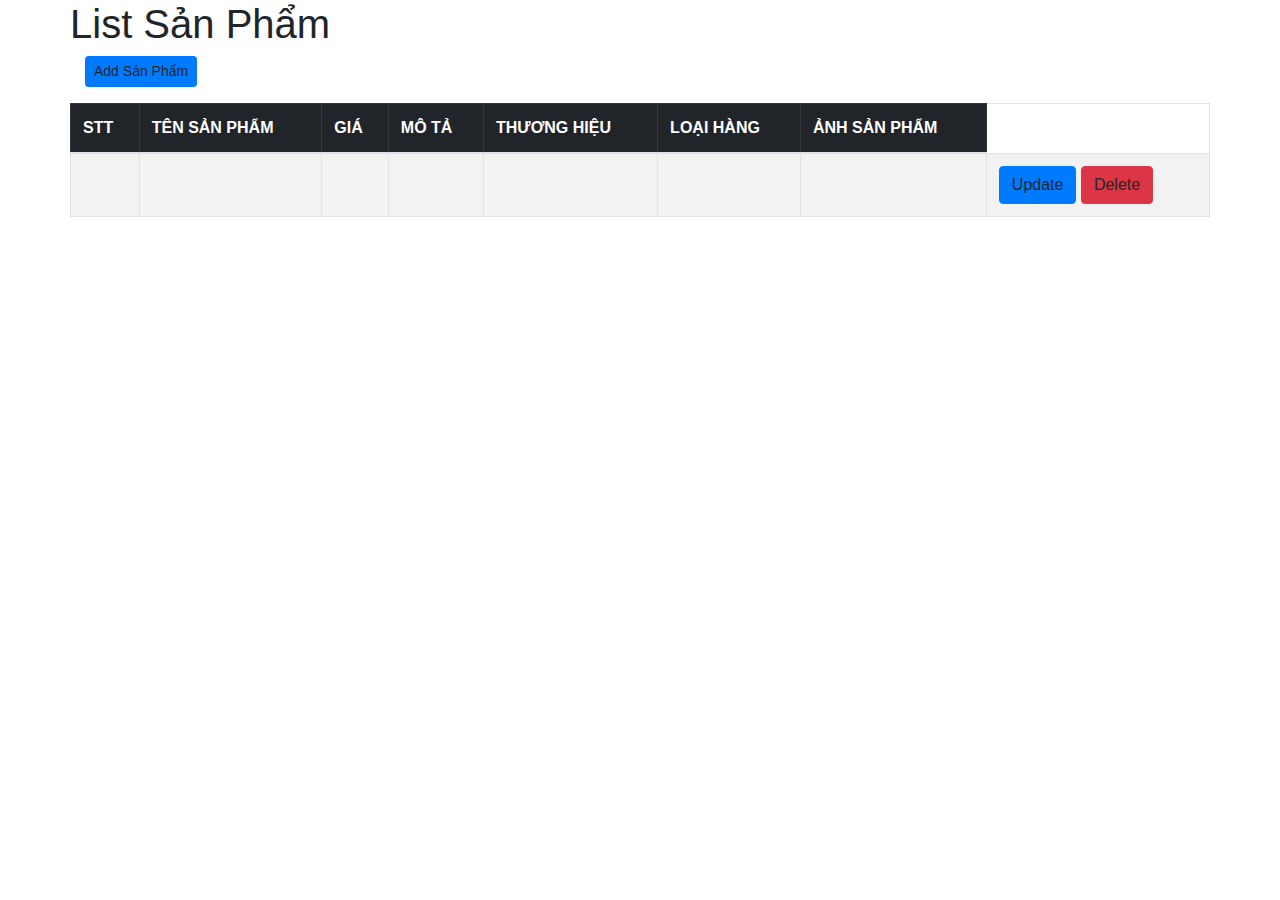
<file: src/main/resources/templates/sanpham.html>
<!DOCTYPE html>
<html xmlns:th="http://www.thymeleaf.org">
<head>
<meta charset="UTF-8">
<title>Insert title here</title>
<link rel="stylesheet"
	href="https://maxcdn.bootstrapcdn.com/bootstrap/4.0.0/css/bootstrap.min.css"
	integrity="sha384-Gn5384xqQ1aoWXA+058RXPxPg6fy4IWvTNh0E263XmFcJlSAwiGgFAW/dAiS6JXm"
	crossorigin="anonymous">
</head>
<body>
	<style>
		img{
			width: 37%;
		}
	</style>

	<div class ="container">
		<div class = "row">
			<h1> List Sản Phẩm </h1>
		</div>
		
		<div class = "row">
			<div class = "col-lg-3">
				<a th:href = "@{/sanphams/new}" class = "btn btn-primary btn-sm mb-3"> Add Sản Phẩm</a>
			</div>
			<table class = "table table-striped table-bordered">
				<thead class = "table-dark">
					<tr>
						<th> STT </th>
						<th> TÊN SẢN PHẨM </th>
						<th> GIÁ </th>
						<th> MÔ TẢ </th>
						<th> THƯƠNG HIỆU </th>
						<th> LOẠI HÀNG </th>
						<th> ẢNH SẢN PHẨM </th>
					</tr>
				</thead>
				
				<tbody>
					<tr th:each = "sanpham: ${sanphams}">
						<td th:text = "${sanpham.idSP}"></td>
						<td th:text = "${sanpham.tenSP}"></td>
						<td th:text = "${sanpham.giaSP}"></td>
						<td th:text = "${sanpham.motaSP}"></td>
						<td th:text = "${sanpham.thuonghieu.tenTH}"></td>
						<td th:text = "${sanpham.loaihang.tenLH}"></td>
						<td ><img th:src="${sanpham.imgSP}"></td>
						<td>
							<a th:href = "@{/sanphams/edit/{id}(id=${sanpham.idSP})}"
							 class = "btn btn-primary">Update</a>
							
							<a th:href = "@{/sanphams/{id}(id=${sanpham.idSP})}"
							 class = "btn btn-danger">Delete</a>
							 
						</td>
					</tr>
				</tbody>
			
			</table>

	</div>
	</div>
	
</body>
</html>
</file>
